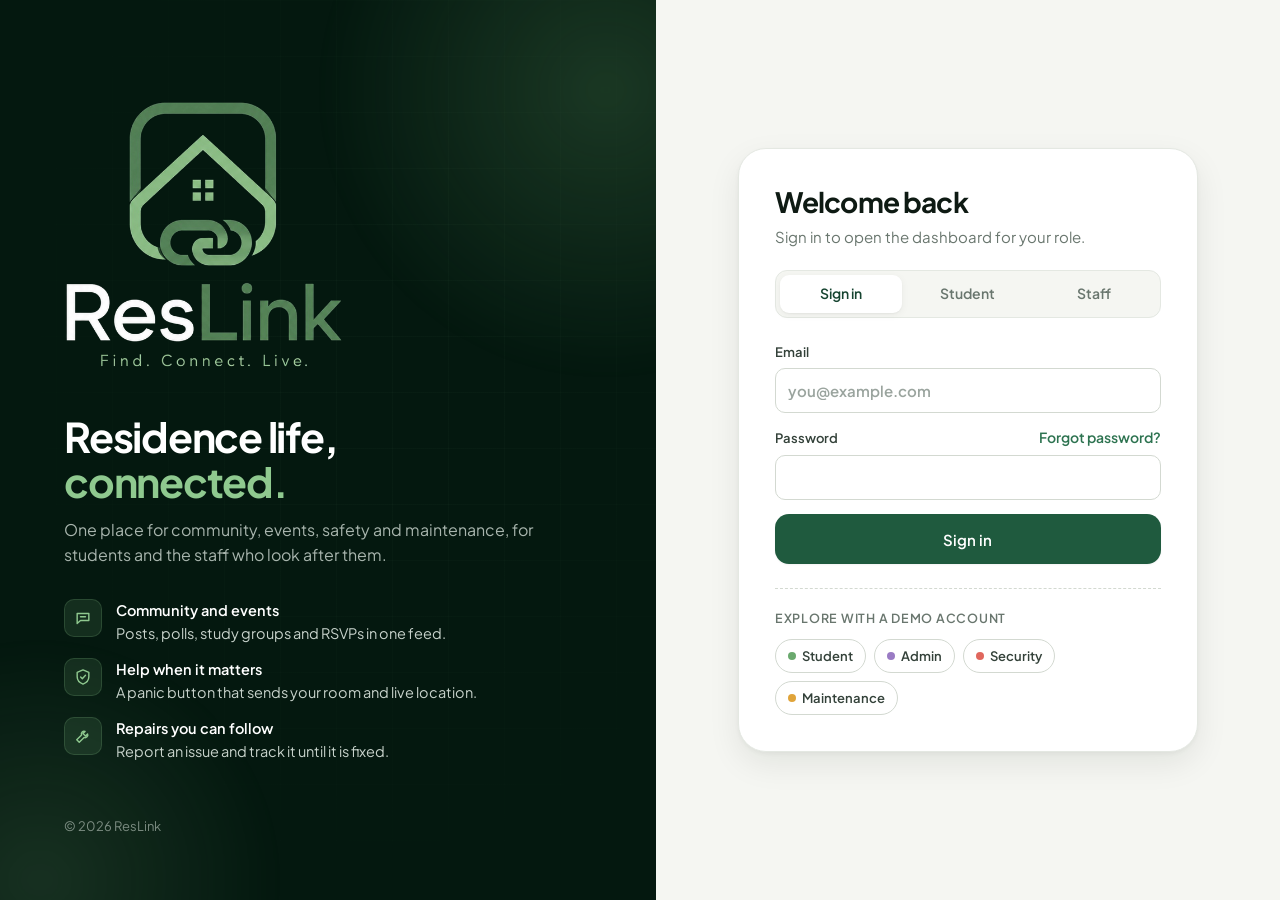
<file: backend/ResLink.Api/wwwroot/index.html>
<!DOCTYPE html>
<html lang="en">
<head>
  <meta charset="UTF-8" />
  <meta name="viewport" content="width=device-width, initial-scale=1, viewport-fit=cover" />
  <title>ResLink · Find. Connect. Live.</title>
  <meta name="description" content="Community, safety and maintenance for residence students and staff." />
  <meta name="theme-color" content="#04180f" />
  <link rel="icon" href="brand/favicon.png" type="image/png" />
  <link rel="apple-touch-icon" href="brand/apple-touch-icon.png" />
  <link rel="preconnect" href="https://fonts.googleapis.com" />
  <link rel="preconnect" href="https://fonts.gstatic.com" crossorigin />
  <!-- Plus Jakarta Sans keeps a geometric shape close to the logo wordmark (Google Fonts, 2026). -->
  <link href="https://fonts.googleapis.com/css2?family=Plus+Jakarta+Sans:wght@400;500;600;700;800&display=swap" rel="stylesheet" />
  <!-- Query string forces Render to fetch the redesigned files after deploy (MDN, 2025). -->
  <link rel="stylesheet" href="app.css?v=20261002" />
</head>
<body>
  <div id="app"></div>
  <div class="toasts" id="toasts" aria-live="polite"></div>
  <script src="app.js?v=20261002"></script>
</body>
</html>
</file>
<file: backend/ResLink.Api/wwwroot/app.css>
/* ResLink design system: the logo's #04180f anchors the chrome, its greens carry actions, and tints separate features (MDN, 2025). */
:root {
  --brand-950: #04180f;
  --brand-900: #072116;
  --brand-800: #0d2e1f;
  --brand-700: #164430;
  --brand-600: #1f5a3e;
  --brand-500: #2d7350;
  --leaf-400: #6aa96e;
  --leaf-300: #8fc98f;
  --leaf-200: #bfe0bd;
  --leaf-100: #e4f2e2;
  --leaf-50: #f1f8ef;

  --canvas: #f5f6f2;
  --surface: #ffffff;
  --surface-2: #fafbf8;
  --ink: #0e1a13;
  --ink-2: #334139;
  --muted: #69766e;
  --line: #e4e8e2;
  --line-strong: #d3d9d1;

  --gold: #a66a0a; --gold-bg: #fcf2dd;
  --sky: #1d5f80; --sky-bg: #e2eff6;
  --rose: #b42318; --rose-bg: #fdeceb;
  --plum: #5d3b82; --plum-bg: #f1eaf8;
  --slate: #44515a; --slate-bg: #edf0f1;
  --leaf: #2c6b38; --leaf-bg: #e5f3e3;

  --r-sm: 10px;
  --r-md: 14px;
  --r-lg: 20px;
  --r-xl: 28px;
  --shadow-xs: 0 1px 2px rgba(4, 24, 15, 0.05);
  --shadow-sm: 0 1px 2px rgba(4, 24, 15, 0.04), 0 2px 8px rgba(4, 24, 15, 0.05);
  --shadow-md: 0 2px 4px rgba(4, 24, 15, 0.04), 0 12px 32px rgba(4, 24, 15, 0.08);
  --shadow-lg: 0 24px 64px rgba(4, 24, 15, 0.18);
  --ring: 0 0 0 3px rgba(106, 169, 110, 0.35);
  --sidebar: 268px;
  --rail: 84px;
  --font: "Plus Jakarta Sans", "Segoe UI", system-ui, sans-serif;
}

* { box-sizing: border-box; }
html { -webkit-text-size-adjust: 100%; }
html, body { margin: 0; min-height: 100%; background: var(--canvas); color: var(--ink); font-family: var(--font); font-size: 15px; line-height: 1.55; -webkit-font-smoothing: antialiased; }
h1, h2, h3, h4 { margin: 0; font-weight: 700; letter-spacing: -0.02em; line-height: 1.2; color: var(--ink); }
p { margin: 0; }
a { color: inherit; }
button, input, select, textarea { font: inherit; color: inherit; }
button { cursor: pointer; }
img { display: block; max-width: 100%; }
:focus-visible { outline: none; box-shadow: var(--ring); }
::selection { background: var(--leaf-200); }

/* ---------- Buttons, fields, tags ---------- */
.btn {
  display: inline-flex; align-items: center; justify-content: center; gap: 8px;
  border: 1px solid transparent; border-radius: var(--r-sm);
  padding: 10px 16px; min-height: 42px; font-weight: 600; font-size: 14px; white-space: nowrap;
  background: var(--brand-600); color: #fff; box-shadow: var(--shadow-xs);
  transition: background 0.15s, border-color 0.15s, transform 0.05s, box-shadow 0.15s;
}
.btn:hover { background: var(--brand-700); }
.btn:active { transform: translateY(1px); }
.btn.ghost { background: var(--surface); color: var(--ink-2); border-color: var(--line-strong); }
.btn.ghost:hover { background: var(--surface-2); border-color: var(--leaf-400); color: var(--brand-700); }
.btn.soft { background: var(--leaf-100); color: var(--brand-700); box-shadow: none; }
.btn.soft:hover { background: var(--leaf-200); }
.btn.danger { background: var(--rose); }
.btn.danger:hover { background: #8f1c13; }
.btn.subtle-danger { background: var(--surface); color: var(--rose); border-color: #f3c9c5; }
.btn.subtle-danger:hover { background: var(--rose-bg); }
.btn.sm { min-height: 34px; padding: 6px 12px; font-size: 13px; }
.btn.lg { min-height: 50px; padding: 12px 20px; font-size: 15px; border-radius: var(--r-md); }
.btn.wide { width: 100%; }
.btn:disabled, .btn[disabled] { background: var(--slate-bg); color: #98a39c; border-color: transparent; box-shadow: none; cursor: not-allowed; }
.btn .ico-svg, .btn .ico-svg svg { width: 16px; height: 16px; }
.link { border: 0; background: none; padding: 0; color: var(--brand-500); font-weight: 600; font-size: 14px; text-decoration: none; display: inline-flex; align-items: center; gap: 4px; }
.link:hover { color: var(--brand-700); text-decoration: underline; text-underline-offset: 3px; }

label { display: block; font-size: 13px; font-weight: 600; color: var(--ink-2); }
label > input, label > select, label > textarea { margin-top: 6px; }
input, select, textarea {
  width: 100%; border: 1px solid var(--line-strong); border-radius: var(--r-sm);
  padding: 10px 12px; min-height: 44px; background: var(--surface); font-size: 15px;
  transition: border-color 0.15s, box-shadow 0.15s;
}
input::placeholder, textarea::placeholder { color: #9aa49e; }
input:hover, select:hover, textarea:hover { border-color: #bcc5bc; }
input:focus, select:focus, textarea:focus { outline: none; border-color: var(--leaf-400); box-shadow: var(--ring); }
textarea { min-height: 104px; resize: vertical; }
select { appearance: none; padding-right: 36px; background: var(--surface) url("data:image/svg+xml,%3Csvg xmlns='http://www.w3.org/2000/svg' width='12' height='12' viewBox='0 0 24 24' fill='none' stroke='%2369766e' stroke-width='2.4' stroke-linecap='round'%3E%3Cpath d='m6 9 6 6 6-6'/%3E%3C/svg%3E") right 12px center / 12px no-repeat; }
input[type="checkbox"] { width: 18px; height: 18px; min-height: 0; margin: 0; accent-color: var(--brand-600); }
.check { display: flex; align-items: center; gap: 10px; font-weight: 500; color: var(--ink-2); }
.field-row { display: flex; justify-content: space-between; align-items: baseline; }
.form-grid { display: grid; grid-template-columns: repeat(2, minmax(0, 1fr)); gap: 14px 16px; }
.form-grid .full { grid-column: 1 / -1; }
.stack { display: grid; gap: 14px; }
.error { color: var(--rose); font-size: 13.5px; font-weight: 500; min-height: 0; }
.error:empty, .note:empty { display: none; }
.note { font-size: 13.5px; color: var(--brand-600); background: var(--leaf-50); border: 1px solid var(--leaf-200); border-radius: var(--r-sm); padding: 10px 12px; }

.tag {
  display: inline-flex; align-items: center; gap: 6px; border-radius: 999px; padding: 3px 10px;
  font-size: 12px; font-weight: 600; line-height: 1.5; white-space: nowrap;
  background: var(--slate-bg); color: var(--slate);
}
.tag.dot::before { content: ""; width: 6px; height: 6px; border-radius: 50%; background: currentColor; }
.tag.leaf { background: var(--leaf-bg); color: var(--leaf); }
.tag.gold { background: var(--gold-bg); color: var(--gold); }
.tag.sky { background: var(--sky-bg); color: var(--sky); }
.tag.rose { background: var(--rose-bg); color: var(--rose); }
.tag.plum { background: var(--plum-bg); color: var(--plum); }
.tag.slate { background: var(--slate-bg); color: var(--slate); }
.tag.glass { background: rgba(4, 24, 15, 0.62); color: #fff; backdrop-filter: blur(6px); }
.tags { display: flex; flex-wrap: wrap; gap: 6px; align-items: center; }

.ico-svg { width: 20px; height: 20px; display: inline-grid; place-items: center; flex: none; }
.ico-svg svg { width: 20px; height: 20px; }
.tile {
  width: 44px; height: 44px; border-radius: 12px; display: grid; place-items: center; flex: none;
  background: var(--leaf-bg); color: var(--leaf);
}
.tile.leaf { background: var(--leaf-bg); color: var(--leaf); }
.tile.gold { background: var(--gold-bg); color: var(--gold); }
.tile.sky { background: var(--sky-bg); color: var(--sky); }
.tile.rose { background: var(--rose-bg); color: var(--rose); }
.tile.plum { background: var(--plum-bg); color: var(--plum); }
.tile.slate { background: var(--slate-bg); color: var(--slate); }
.tile.brand { background: var(--brand-950); color: var(--leaf-300); }

.avatar {
  width: 38px; height: 38px; border-radius: 50%; flex: none; display: grid; place-items: center;
  font-weight: 700; font-size: 14px; color: var(--brand-950);
  background: linear-gradient(135deg, var(--leaf-300), var(--leaf-400));
}
.avatar.sm { width: 32px; height: 32px; font-size: 13px; }

/* ---------- Sign-in ---------- */
.auth {
  min-height: 100vh; min-height: 100dvh;
  display: grid; grid-template-columns: minmax(0, 1.05fr) minmax(0, 1fr);
  background: var(--canvas);
}
.auth-brand {
  position: relative; overflow: hidden; isolation: isolate;
  background: var(--brand-950); color: #e8f1ea;
  display: flex; flex-direction: column; justify-content: space-between;
  padding: clamp(32px, 5vw, 64px);
}
.auth-brand::before, .auth-brand::after {
  content: ""; position: absolute; z-index: -1; border-radius: 50%; filter: blur(10px); pointer-events: none;
}
.auth-brand::before { width: 620px; height: 620px; right: -260px; top: -220px; background: radial-gradient(circle, rgba(106, 169, 110, 0.22), transparent 65%); }
.auth-brand::after { width: 520px; height: 520px; left: -220px; bottom: -240px; background: radial-gradient(circle, rgba(143, 201, 143, 0.14), transparent 65%); }
.auth-grid-lines {
  position: absolute; inset: 0; z-index: -1; opacity: 0.5; pointer-events: none;
  background-image: linear-gradient(rgba(143, 201, 143, 0.06) 1px, transparent 1px), linear-gradient(90deg, rgba(143, 201, 143, 0.06) 1px, transparent 1px);
  background-size: 56px 56px;
  mask-image: radial-gradient(ellipse at 60% 40%, #000 20%, transparent 75%);
}
.auth-lockup { width: clamp(200px, 22vw, 280px); height: auto; margin: clamp(16px, 4vh, 48px) 0 clamp(24px, 5vh, 56px); }
.auth-copy h2 { color: #fff; font-size: clamp(30px, 3.2vw, 44px); line-height: 1.1; letter-spacing: -0.03em; max-width: 15ch; }
.auth-copy h2 em { font-style: normal; color: var(--leaf-300); }
.auth-copy p { margin-top: 14px; color: rgba(232, 241, 234, 0.72); font-size: 16px; max-width: 40ch; }
.auth-points { list-style: none; padding: 0; margin: 32px 0 0; display: grid; gap: 14px; max-width: 420px; }
.auth-points li { display: flex; gap: 14px; align-items: flex-start; color: rgba(232, 241, 234, 0.86); font-size: 14.5px; }
.auth-points li b { display: block; color: #fff; font-weight: 600; }
.auth-points .tile { width: 38px; height: 38px; border-radius: 10px; background: rgba(143, 201, 143, 0.12); color: var(--leaf-300); border: 1px solid rgba(143, 201, 143, 0.18); }
.auth-foot { margin-top: 40px; font-size: 13px; color: rgba(232, 241, 234, 0.5); }
.auth-side { display: grid; place-items: center; padding: clamp(24px, 4vw, 56px); }
.auth-card {
  width: min(460px, 100%); background: var(--surface); border: 1px solid var(--line);
  border-radius: var(--r-xl); padding: clamp(24px, 3vw, 36px); box-shadow: var(--shadow-md);
}
.auth-card h1 { font-size: 28px; letter-spacing: -0.03em; }
.auth-card .lead { color: var(--muted); margin: 6px 0 22px; }
.segmented {
  display: grid; grid-template-columns: repeat(3, 1fr); gap: 4px; padding: 4px; margin-bottom: 24px;
  background: var(--canvas); border: 1px solid var(--line); border-radius: 12px;
}
.segmented button {
  border: 0; background: transparent; border-radius: 9px; min-height: 38px;
  font-weight: 600; font-size: 14px; color: var(--muted); transition: background 0.15s, color 0.15s;
}
.segmented button:hover { color: var(--ink); }
.segmented button.active { background: var(--surface); color: var(--brand-700); box-shadow: var(--shadow-sm); }
.demo { margin-top: 24px; padding-top: 20px; border-top: 1px dashed var(--line-strong); }
.demo p { font-size: 12.5px; font-weight: 600; letter-spacing: 0.06em; text-transform: uppercase; color: var(--muted); margin-bottom: 10px; }
.demo .chips { display: flex; flex-wrap: wrap; gap: 8px; }
.chip {
  border: 1px solid var(--line-strong); background: var(--surface); border-radius: 999px;
  padding: 6px 12px; font-size: 13px; font-weight: 600; color: var(--ink-2); display: inline-flex; gap: 6px; align-items: center;
}
.chip:hover { border-color: var(--leaf-400); color: var(--brand-700); background: var(--leaf-50); }
.chip i { width: 8px; height: 8px; border-radius: 50%; background: var(--leaf-400); }
.chip.gold i { background: #e0a43a; } .chip.rose i { background: #e0675d; } .chip.plum i { background: #9a7bc4; }
.back-link { margin-bottom: 18px; }
.auth-mobile-head { display: none; }

/* ---------- App shell ---------- */
.shell { display: grid; grid-template-columns: var(--sidebar) minmax(0, 1fr); min-height: 100vh; }
.sidebar {
  position: sticky; top: 0; height: 100vh; height: 100dvh;
  background: var(--brand-950); color: rgba(232, 241, 234, 0.72);
  display: flex; flex-direction: column; padding: 22px 14px 16px;
  border-right: 1px solid rgba(143, 201, 143, 0.08);
}
.side-brand { display: flex; align-items: center; padding: 4px 10px 22px; }
.side-brand img.full { height: 44px; width: auto; }
.side-brand img.mark { display: none; height: 40px; width: auto; }
.nav { display: flex; flex-direction: column; gap: 2px; flex: 1; overflow-y: auto; margin: 0 -4px; padding: 0 4px; scrollbar-width: thin; scrollbar-color: rgba(143, 201, 143, 0.2) transparent; }
.nav-label { font-size: 11px; font-weight: 700; letter-spacing: 0.1em; text-transform: uppercase; color: rgba(232, 241, 234, 0.38); padding: 16px 12px 6px; }
.nav-label:first-child { padding-top: 0; }
.nav button {
  position: relative; display: flex; align-items: center; gap: 12px; width: 100%;
  border: 0; background: transparent; color: inherit; text-align: left;
  padding: 10px 12px; min-height: 44px; border-radius: 10px; font-weight: 500; font-size: 14.5px;
  transition: background 0.15s, color 0.15s;
}
.nav button:hover { background: rgba(143, 201, 143, 0.08); color: #fff; }
.nav button.active { background: rgba(143, 201, 143, 0.14); color: #fff; font-weight: 600; }
.nav button.active::before { content: ""; position: absolute; left: -4px; top: 10px; bottom: 10px; width: 3px; border-radius: 3px; background: var(--leaf-300); }
.nav button.active .ico-svg { color: var(--leaf-300); }
.side-foot { margin-top: 12px; padding: 12px; border-radius: 14px; background: rgba(143, 201, 143, 0.07); border: 1px solid rgba(143, 201, 143, 0.1); display: flex; align-items: center; gap: 10px; }
.side-foot .who { min-width: 0; flex: 1; }
.side-foot .who b { display: block; color: #fff; font-size: 14px; font-weight: 600; white-space: nowrap; overflow: hidden; text-overflow: ellipsis; }
.side-foot .who small { display: block; color: rgba(232, 241, 234, 0.55); font-size: 12.5px; }
.icon-btn {
  width: 38px; height: 38px; border-radius: 10px; display: grid; place-items: center; flex: none;
  border: 0; background: transparent; color: rgba(232, 241, 234, 0.7);
}
.icon-btn:hover { background: rgba(143, 201, 143, 0.12); color: #fff; }

.main { padding: 36px clamp(20px, 4vw, 56px) 80px; width: 100%; max-width: 1240px; }
.topbar, .bottom-nav, .more-sheet, .scrim { display: none; }

/* ---------- Page furniture ---------- */
.page-head { display: flex; justify-content: space-between; align-items: flex-end; gap: 16px; margin-bottom: 24px; flex-wrap: wrap; }
.page-head .eyebrow { font-size: 12.5px; font-weight: 700; letter-spacing: 0.08em; text-transform: uppercase; color: var(--brand-500); margin-bottom: 6px; }
.page-head h1 { font-size: clamp(26px, 3vw, 34px); letter-spacing: -0.03em; }
.page-head p { margin-top: 6px; color: var(--muted); }
.section-head { display: flex; justify-content: space-between; align-items: center; gap: 12px; margin: 32px 0 14px; }
.section-head h2 { font-size: 19px; }

.card { background: var(--surface); border: 1px solid var(--line); border-radius: var(--r-lg); padding: 22px; box-shadow: var(--shadow-xs); }
.card.flush { padding: 0; overflow: hidden; }
.card.hover { transition: box-shadow 0.2s, transform 0.2s, border-color 0.2s; }
.card.hover:hover { box-shadow: var(--shadow-md); transform: translateY(-2px); border-color: var(--line-strong); }
.card h3 { font-size: 16.5px; }
.form-card { margin-bottom: 24px; border-color: var(--leaf-200); background: linear-gradient(180deg, var(--leaf-50), var(--surface) 120px); }
.form-card h3 { margin-bottom: 16px; }
.form-actions { display: flex; justify-content: flex-end; gap: 10px; margin-top: 18px; }

.grid-4 { display: grid; grid-template-columns: repeat(4, minmax(0, 1fr)); gap: 16px; }
.grid-3 { display: grid; grid-template-columns: repeat(3, minmax(0, 1fr)); gap: 18px; }
.grid-2 { display: grid; grid-template-columns: repeat(2, minmax(0, 1fr)); gap: 18px; }
.split { display: grid; grid-template-columns: minmax(0, 1.6fr) minmax(0, 1fr); gap: 20px; align-items: start; }
.mb { margin-bottom: 16px; }
.muted { color: var(--muted); }
.small { font-size: 13px; }
.row { display: flex; gap: 10px; flex-wrap: wrap; align-items: center; }
.between { display: flex; justify-content: space-between; align-items: center; gap: 12px; }
.hidden { display: none !important; }

.pills { display: flex; gap: 8px; margin-bottom: 22px; overflow-x: auto; padding-bottom: 2px; scrollbar-width: none; }
.pills::-webkit-scrollbar { display: none; }
.pill {
  flex: none; border: 1px solid var(--line-strong); background: var(--surface); border-radius: 999px;
  padding: 7px 14px; min-height: 38px; font-size: 13.5px; font-weight: 600; color: var(--ink-2);
  transition: background 0.15s, color 0.15s, border-color 0.15s;
}
.pill:hover { border-color: var(--leaf-400); color: var(--brand-700); }
.pill.active { background: var(--brand-950); border-color: var(--brand-950); color: #fff; }
.pill .count { margin-left: 6px; opacity: 0.6; }

/* Hero on the dashboard */
.hero {
  position: relative; overflow: hidden; isolation: isolate;
  background: var(--brand-950); color: #e8f1ea; border-radius: var(--r-xl);
  padding: clamp(24px, 3.4vw, 40px); margin-bottom: 24px;
  display: flex; justify-content: space-between; align-items: flex-end; gap: 24px; flex-wrap: wrap;
}
.hero::before { content: ""; position: absolute; z-index: -1; right: -120px; top: -160px; width: 460px; height: 460px; border-radius: 50%; background: radial-gradient(circle, rgba(106, 169, 110, 0.28), transparent 65%); }
.hero-mark { position: absolute; z-index: -1; right: clamp(16px, 4vw, 48px); top: 50%; transform: translateY(-50%); height: 150%; opacity: 0.06; pointer-events: none; }
.hero .date { font-size: 13px; font-weight: 600; color: var(--leaf-300); letter-spacing: 0.02em; }
.hero h1 { color: #fff; font-size: clamp(26px, 3.4vw, 38px); letter-spacing: -0.03em; margin-top: 8px; }
.hero p { color: rgba(232, 241, 234, 0.72); margin-top: 8px; max-width: 52ch; }
.hero-chips { display: flex; gap: 10px; flex-wrap: wrap; }
.hero-chip { background: rgba(143, 201, 143, 0.1); border: 1px solid rgba(143, 201, 143, 0.18); border-radius: 14px; padding: 10px 16px; min-width: 116px; }
.hero-chip small { display: block; font-size: 12px; color: rgba(232, 241, 234, 0.6); font-weight: 500; }
.hero-chip b { display: block; font-size: 20px; color: #fff; font-weight: 700; letter-spacing: -0.02em; }
.hero-chip.gold b { color: #f3c46b; }

.stat { display: flex; gap: 14px; align-items: center; }
.stat b { display: block; font-size: 26px; font-weight: 700; letter-spacing: -0.03em; line-height: 1.1; }
.stat span { font-size: 13px; color: var(--muted); font-weight: 500; }

.actions { display: grid; grid-template-columns: repeat(6, minmax(0, 1fr)); gap: 12px; }
.action {
  display: flex; flex-direction: column; align-items: flex-start; gap: 14px; text-align: left;
  background: var(--surface); border: 1px solid var(--line); border-radius: var(--r-lg);
  padding: 16px; min-height: 112px; font-weight: 600; font-size: 14px; color: var(--ink);
  transition: box-shadow 0.2s, transform 0.2s, border-color 0.2s;
}
.action:hover { box-shadow: var(--shadow-md); transform: translateY(-2px); border-color: var(--line-strong); }

.notice { display: flex; gap: 14px; align-items: flex-start; border-radius: var(--r-lg); padding: 16px 18px; background: var(--leaf-50); border: 1px solid var(--leaf-200); margin-bottom: 12px; }
.notice b { display: block; }
.notice p { color: var(--ink-2); font-size: 14px; margin-top: 2px; }
.notice .tile { width: 36px; height: 36px; border-radius: 10px; }

/* Lists that read as tables */
.list { background: var(--surface); border: 1px solid var(--line); border-radius: var(--r-lg); overflow: hidden; box-shadow: var(--shadow-xs); }
.list-row { display: flex; align-items: center; gap: 14px; padding: 14px 18px; }
.list-row + .list-row { border-top: 1px solid var(--line); }
.list-row .grow { flex: 1; min-width: 0; overflow-wrap: anywhere; }
.photo-field { display: grid; gap: 8px; justify-items: start; }
.photo-field [hidden] { display: none !important; }
.photo-label { font-size: 13px; font-weight: 600; color: var(--ink-2); }
.photo-drop {
  position: relative; display: grid; place-items: center; width: 100%; min-height: 132px; overflow: hidden; cursor: pointer;
  border: 1.5px dashed var(--leaf-400); border-radius: var(--r-md); background: var(--surface); transition: background 0.15s ease;
}
.photo-drop:hover, .photo-drop:focus-within { background: var(--leaf-50); }
.photo-drop input { position: absolute; inset: 0; opacity: 0; cursor: pointer; }
.photo-drop img { width: 100%; max-height: 260px; object-fit: cover; display: block; }
.photo-hint { display: grid; justify-items: center; gap: 4px; padding: 18px; text-align: center; color: var(--brand-700); pointer-events: none; }
.photo-hint .ico-svg svg { width: 28px; height: 28px; }
.photo-hint small { color: var(--muted); font-weight: 500; }
.ticket-photo { display: block; margin-top: 10px; width: min(320px, 100%); border-radius: var(--r-md); overflow: hidden; border: 1px solid var(--line); }
.ticket-photo img { display: block; width: 100%; height: 180px; object-fit: cover; }
.list-row .grow b { display: block; font-weight: 600; }
.list-row .grow .muted { font-size: 13.5px; }
.list-row .end { display: flex; gap: 8px; align-items: center; flex-wrap: wrap; justify-content: flex-end; }

/* Events and listings */
.media { position: relative; height: 168px; background: var(--leaf-50); }
.media img { width: 100%; height: 100%; object-fit: cover; }
.media .tags { position: absolute; left: 12px; top: 12px; }
.media-art { height: 132px; display: grid; place-items: center; }
.media-art .ico-svg, .media-art .ico-svg svg { width: 40px; height: 40px; }
.media-art.leaf { background: linear-gradient(135deg, var(--leaf-bg), #f6fbf5); color: var(--leaf); }
.media-art.gold { background: linear-gradient(135deg, var(--gold-bg), #fffaf0); color: var(--gold); }
.media-art.sky { background: linear-gradient(135deg, var(--sky-bg), #f5fafd); color: var(--sky); }
.media-art.plum { background: linear-gradient(135deg, var(--plum-bg), #faf7fd); color: var(--plum); }
.media-art.rose { background: linear-gradient(135deg, var(--rose-bg), #fff8f7); color: var(--rose); }
.media-art.slate { background: linear-gradient(135deg, var(--slate-bg), #f8f9fa); color: var(--slate); }
.body { padding: 18px; display: flex; flex-direction: column; gap: 8px; flex: 1; }
.card.flush { display: flex; flex-direction: column; }
.date-badge { position: absolute; right: 12px; top: 12px; background: var(--surface); border-radius: 12px; padding: 6px 10px; text-align: center; box-shadow: var(--shadow-sm); min-width: 52px; }
.date-badge small { display: block; font-size: 11px; font-weight: 700; letter-spacing: 0.08em; text-transform: uppercase; color: var(--rose); }
.date-badge b { display: block; font-size: 20px; line-height: 1.1; }
.meta { display: flex; flex-direction: column; gap: 4px; font-size: 13.5px; color: var(--muted); }
.meta span { display: flex; align-items: center; gap: 8px; }
.meta .ico-svg, .meta .ico-svg svg { width: 15px; height: 15px; }
.price { font-weight: 700; color: var(--brand-600); font-size: 17px; letter-spacing: -0.02em; }
.card-foot { margin-top: auto; padding-top: 8px; display: flex; gap: 8px; flex-wrap: wrap; }

/* Community */
.post { display: flex; gap: 14px; }
.post .grow { flex: 1; min-width: 0; }
.post-head { display: flex; align-items: center; gap: 8px; flex-wrap: wrap; }
.post-head b { font-weight: 600; }
.post h3 { margin: 10px 0 4px; }
.post-body { margin-top: 6px; color: var(--ink-2); white-space: pre-line; }
.poll { display: grid; gap: 8px; margin-top: 12px; }
.poll-option {
  position: relative; overflow: hidden; border: 1px solid var(--line-strong); border-radius: var(--r-sm);
  background: var(--surface); padding: 10px 14px; text-align: left; display: flex; justify-content: space-between; font-weight: 500;
}
.poll-option:hover { border-color: var(--leaf-400); }
.poll-option i { position: absolute; inset: 0 auto 0 0; background: var(--leaf-100); z-index: 0; }
.poll-option span { position: relative; z-index: 1; }
.post-stats { display: flex; gap: 16px; margin-top: 12px; font-size: 13.5px; color: var(--muted); }
.post-stats span { display: inline-flex; align-items: center; gap: 6px; }
.post-stats .ico-svg, .post-stats .ico-svg svg { width: 16px; height: 16px; }
.comments { margin-top: 12px; padding: 12px 14px; background: var(--surface-2); border: 1px solid var(--line); border-radius: var(--r-md); display: grid; gap: 8px; font-size: 14px; }
.comments b { font-weight: 600; }
.reply { display: flex; gap: 8px; margin-top: 12px; }
.reply input { min-height: 40px; }
.composer textarea { min-height: 88px; }

/* Rewards */
.balance {
  position: relative; overflow: hidden; isolation: isolate;
  background: var(--brand-950); color: #e8f1ea; border-radius: var(--r-xl);
  padding: clamp(24px, 3vw, 36px); display: flex; justify-content: space-between; align-items: flex-end; gap: 24px; flex-wrap: wrap; margin-bottom: 8px;
}
.balance::before { content: ""; position: absolute; z-index: -1; left: -100px; bottom: -200px; width: 420px; height: 420px; border-radius: 50%; background: radial-gradient(circle, rgba(224, 164, 58, 0.22), transparent 65%); }
.balance small { font-size: 13px; font-weight: 600; color: var(--leaf-300); }
.balance .points { font-size: clamp(38px, 5vw, 56px); font-weight: 800; letter-spacing: -0.04em; color: #f3c46b; line-height: 1; margin: 10px 0 8px; }
.balance .points span { font-size: 0.4em; color: rgba(232, 241, 234, 0.7); font-weight: 600; letter-spacing: 0; margin-left: 6px; }
.balance p { color: rgba(232, 241, 234, 0.72); max-width: 44ch; }
.voucher { font-family: ui-monospace, "SF Mono", Consolas, monospace; font-weight: 700; letter-spacing: 0.06em; background: var(--surface-2); border: 1px dashed var(--line-strong); border-radius: 8px; padding: 2px 8px; font-size: 13px; }
.progress { height: 6px; background: var(--slate-bg); border-radius: 999px; overflow: hidden; }
.progress i { display: block; height: 100%; background: linear-gradient(90deg, var(--leaf-400), var(--brand-500)); border-radius: 999px; }

/* Security */
.panic-card { border-color: #f3c9c5; background: linear-gradient(180deg, var(--rose-bg), var(--surface) 140px); }
.panic-btn {
  width: 100%; min-height: 64px; border: 0; border-radius: var(--r-lg); margin-top: 16px;
  background: var(--rose); color: #fff; font-weight: 700; font-size: 16px; letter-spacing: 0.01em;
  display: flex; align-items: center; justify-content: center; gap: 10px;
  box-shadow: 0 10px 24px rgba(180, 35, 24, 0.28), inset 0 -2px 0 rgba(0, 0, 0, 0.15);
}
.panic-btn:hover { background: #9b1d14; }
.steps { list-style: none; counter-reset: step; padding: 0; margin: 24px 0 0; display: grid; gap: 14px; }
.steps li { counter-increment: step; display: grid; grid-template-columns: 28px 1fr; gap: 12px; font-size: 14px; color: var(--muted); }
.steps li::before { content: counter(step); width: 28px; height: 28px; border-radius: 50%; display: grid; place-items: center; font-weight: 700; font-size: 13px; background: var(--surface); border: 1px solid #f3c9c5; color: var(--rose); }
.steps li b { display: block; color: var(--ink); font-weight: 600; }
.panic-btn:disabled { opacity: 0.7; cursor: progress; }

/* Profile */
.profile-hero { display: flex; gap: 20px; align-items: center; flex-wrap: wrap; }
.profile-hero .big { width: 76px; height: 76px; border-radius: 22px; font-size: 26px; font-weight: 700; display: grid; place-items: center; background: var(--brand-950); color: var(--leaf-300); }
.kv { display: grid; grid-template-columns: repeat(auto-fit, minmax(180px, 1fr)); gap: 12px; margin-top: 22px; }
.kv div { background: var(--surface-2); border: 1px solid var(--line); border-radius: var(--r-md); padding: 14px 16px; }
.kv small { display: block; font-size: 12.5px; color: var(--muted); font-weight: 500; }
.kv b { display: block; margin-top: 2px; font-weight: 600; overflow-wrap: anywhere; }

/* Empty, loading, errors */
.empty { text-align: center; padding: 56px 20px; border: 1px dashed var(--line-strong); border-radius: var(--r-lg); background: var(--surface); }
.empty .tile { margin: 0 auto 14px; width: 52px; height: 52px; border-radius: 16px; }
.empty b { display: block; font-size: 16px; }
.empty p { color: var(--muted); margin-top: 4px; font-size: 14px; }
.skeleton { display: grid; gap: 16px; }
.sk { border-radius: var(--r-lg); background: linear-gradient(90deg, #eceee9 0%, #f6f7f3 40%, #eceee9 80%) 0 0 / 200% 100%; animation: shimmer 1.3s linear infinite; }
@keyframes shimmer { to { background-position: -200% 0; } }

/* Toasts and dialogs */
.toasts { position: fixed; right: 20px; bottom: 20px; z-index: 60; display: grid; gap: 10px; width: min(380px, calc(100vw - 32px)); }
.toast {
  display: flex; gap: 12px; align-items: flex-start; padding: 14px 16px; border-radius: var(--r-md);
  background: var(--brand-950); color: #eef5ef; box-shadow: var(--shadow-lg); font-size: 14px;
  animation: toast-in 0.22s ease-out;
}
.toast .ico-svg { color: var(--leaf-300); }
.toast.error .ico-svg { color: #ff9a8f; }
.toast.leaving { opacity: 0; transform: translateY(6px); transition: opacity 0.2s, transform 0.2s; }
@keyframes toast-in { from { opacity: 0; transform: translateY(10px); } }
.dialog-back { position: fixed; inset: 0; z-index: 70; background: rgba(4, 24, 15, 0.5); backdrop-filter: blur(3px); display: grid; place-items: center; padding: 20px; animation: fade 0.15s ease-out; }
.dialog { width: min(480px, 100%); background: var(--surface); border-radius: var(--r-xl); padding: 26px; box-shadow: var(--shadow-lg); }
.dialog h3 { font-size: 19px; }
.dialog p { color: var(--muted); margin-top: 6px; }
.dialog .copy-row { display: flex; gap: 8px; margin-top: 18px; }
.dialog .copy-row input { font-family: ui-monospace, Consolas, monospace; font-size: 13px; }
.dialog .code { margin-top: 18px; text-align: center; font-family: ui-monospace, Consolas, monospace; font-size: 28px; font-weight: 700; letter-spacing: 0.12em; padding: 18px; border-radius: var(--r-md); background: var(--leaf-50); border: 1px dashed var(--leaf-400); color: var(--brand-700); }
@keyframes fade { from { opacity: 0; } }

.menu-open { overflow: hidden; }

/* ---------- Responsive ---------- */
@media (max-width: 1360px) {
  .actions { grid-template-columns: repeat(3, minmax(0, 1fr)); }
}

/* Tablet: the sidebar becomes a dark icon rail. */
@media (max-width: 1199px) {
  .shell { grid-template-columns: var(--rail) minmax(0, 1fr); }
  .sidebar { padding: 18px 10px 14px; align-items: center; }
  .side-brand { padding: 2px 0 18px; justify-content: center; }
  .side-brand img.full { display: none; }
  .side-brand img.mark { display: block; }
  .nav { width: 100%; align-items: stretch; }
  .nav-label { font-size: 0; padding: 0; height: 1px; margin: 8px 16px; background: rgba(143, 201, 143, 0.14); }
  .nav-label:first-child { display: none; }
  .nav button { justify-content: center; padding: 10px 0; }
  .nav button span:not(.ico-svg) { display: none; }
  .nav button.active::before { left: -10px; }
  .side-foot { flex-direction: column; padding: 8px; background: none; border: 0; }
  .side-foot .who { display: none; }
  .grid-3 { grid-template-columns: repeat(2, minmax(0, 1fr)); }
  .grid-4 { grid-template-columns: repeat(2, minmax(0, 1fr)); }
  .split { grid-template-columns: 1fr; }
}

@media (max-width: 1023px) {
  .auth { grid-template-columns: 1fr; }
  .auth-brand { display: none; }
  .auth-mobile-head {
    display: flex; flex-direction: column; align-items: center; gap: 10px; text-align: center;
    background: var(--brand-950); color: rgba(232, 241, 234, 0.75); padding: 40px 24px 96px;
    position: relative; overflow: hidden; isolation: isolate;
  }
  .auth-mobile-head::before { content: ""; position: absolute; z-index: -1; right: -160px; top: -200px; width: 420px; height: 420px; border-radius: 50%; background: radial-gradient(circle, rgba(106, 169, 110, 0.26), transparent 65%); }
  .auth-mobile-head img { width: 168px; height: auto; }
  .auth-mobile-head p { font-size: 14.5px; max-width: 34ch; }
  .auth-side { position: relative; z-index: 1; place-items: start center; padding: 0 16px 40px; margin-top: -64px; }
}

/* Phone: dark top bar, bottom navigation and a "More" sheet. */
@media (max-width: 859px) {
  html, body { font-size: 15px; }
  .shell { grid-template-columns: minmax(0, 1fr); }
  .sidebar { display: none; }
  .sidebar.open {
    display: flex; position: fixed; inset: 0 auto 0 0; z-index: 40; width: min(300px, 86vw);
    align-items: stretch; padding: 22px 14px 16px; animation: slide-in 0.2s ease-out;
  }
  .sidebar.open .side-brand { justify-content: flex-start; padding: 4px 10px 22px; }
  .sidebar.open .side-brand img.full { display: block; }
  .sidebar.open .side-brand img.mark { display: none; }
  .sidebar.open .nav-label { font-size: 11px; height: auto; margin: 0; background: none; padding: 16px 12px 6px; }
  .sidebar.open .nav-label:first-child { display: block; padding-top: 0; }
  .sidebar.open .nav button { justify-content: flex-start; padding: 10px 12px; }
  .sidebar.open .nav button span:not(.ico-svg) { display: inline; }
  .sidebar.open .nav button.active::before { left: -4px; }
  .sidebar.open .side-foot { flex-direction: row; padding: 12px; background: rgba(143, 201, 143, 0.07); border: 1px solid rgba(143, 201, 143, 0.1); }
  .sidebar.open .side-foot .who { display: block; }
  @keyframes slide-in { from { transform: translateX(-100%); } }
  .scrim { display: block; position: fixed; inset: 0; z-index: 35; background: rgba(4, 24, 15, 0.5); backdrop-filter: blur(2px); }
  .scrim.under { z-index: 24; background: rgba(4, 24, 15, 0.3); }
  .topbar {
    display: flex; align-items: center; justify-content: space-between; gap: 12px;
    position: sticky; top: 0; z-index: 20; background: var(--brand-950);
    padding: calc(10px + env(safe-area-inset-top)) 16px 10px;
  }
  .topbar img { height: 30px; width: auto; }
  .topbar .avatar { border: 0; }
  .bottom-nav {
    display: grid; grid-template-columns: repeat(5, 1fr); gap: 2px;
    position: fixed; left: 0; right: 0; bottom: 0; z-index: 25;
    background: rgba(255, 255, 255, 0.94); backdrop-filter: saturate(1.4) blur(14px);
    border-top: 1px solid var(--line);
    padding: 6px 8px calc(6px + env(safe-area-inset-bottom));
  }
  .bottom-nav button {
    display: flex; flex-direction: column; align-items: center; justify-content: center; gap: 3px;
    border: 0; background: none; color: var(--muted); font-size: 11px; font-weight: 600; min-height: 54px; border-radius: 12px;
  }
  .bottom-nav button .ico-svg { width: 44px; height: 28px; border-radius: 999px; transition: background 0.15s; }
  .bottom-nav button.active { color: var(--brand-700); }
  .bottom-nav button.active .ico-svg { background: var(--leaf-100); }
  .more-sheet {
    display: grid; grid-template-columns: repeat(3, 1fr); gap: 8px;
    position: fixed; left: 12px; right: 12px; bottom: calc(78px + env(safe-area-inset-bottom)); z-index: 26;
    background: var(--surface); border: 1px solid var(--line); border-radius: var(--r-xl); padding: 12px; box-shadow: var(--shadow-lg);
    animation: toast-in 0.18s ease-out;
  }
  .more-sheet button {
    display: flex; flex-direction: column; align-items: center; gap: 8px; border: 0; background: var(--surface-2);
    border-radius: var(--r-md); padding: 14px 6px; font-size: 12.5px; font-weight: 600; color: var(--ink-2);
  }
  .more-sheet button.active { background: var(--leaf-100); color: var(--brand-700); }
  .main { padding: 20px 16px calc(104px + env(safe-area-inset-bottom)); }
  .page-head { margin-bottom: 18px; }
  .page-head > .btn { width: 100%; }
  .grid-2, .grid-3, .grid-4, .form-grid { grid-template-columns: 1fr; }
  .actions { grid-template-columns: repeat(3, minmax(0, 1fr)); gap: 10px; }
  .action { padding: 14px 10px; min-height: 100px; align-items: center; text-align: center; font-size: 13px; gap: 10px; }
  .hero { border-radius: var(--r-lg); align-items: flex-start; }
  .hero-chips { width: 100%; }
  .hero-chip { flex: 1; min-width: 0; }
  .balance { border-radius: var(--r-lg); }
  .list-row { flex-wrap: wrap; padding: 14px 16px; }
  .list-row .end { width: 100%; justify-content: flex-start; }
  .between.wrap-sm { flex-direction: column; align-items: flex-start; }
  .toasts { left: 16px; right: 16px; width: auto; bottom: calc(86px + env(safe-area-inset-bottom)); }
  .card { padding: 18px; }
}

@media (min-width: 600px) and (max-width: 859px) {
  .grid-3, .grid-4 { grid-template-columns: repeat(2, minmax(0, 1fr)); }
  .actions { grid-template-columns: repeat(6, minmax(0, 1fr)); }
}

@media (max-width: 420px) {
  .actions { grid-template-columns: repeat(2, minmax(0, 1fr)); }
  .segmented button { font-size: 13px; }
}

@media (prefers-reduced-motion: reduce) {
  *, *::before, *::after { animation: none !important; transition: none !important; }
}
</file>
